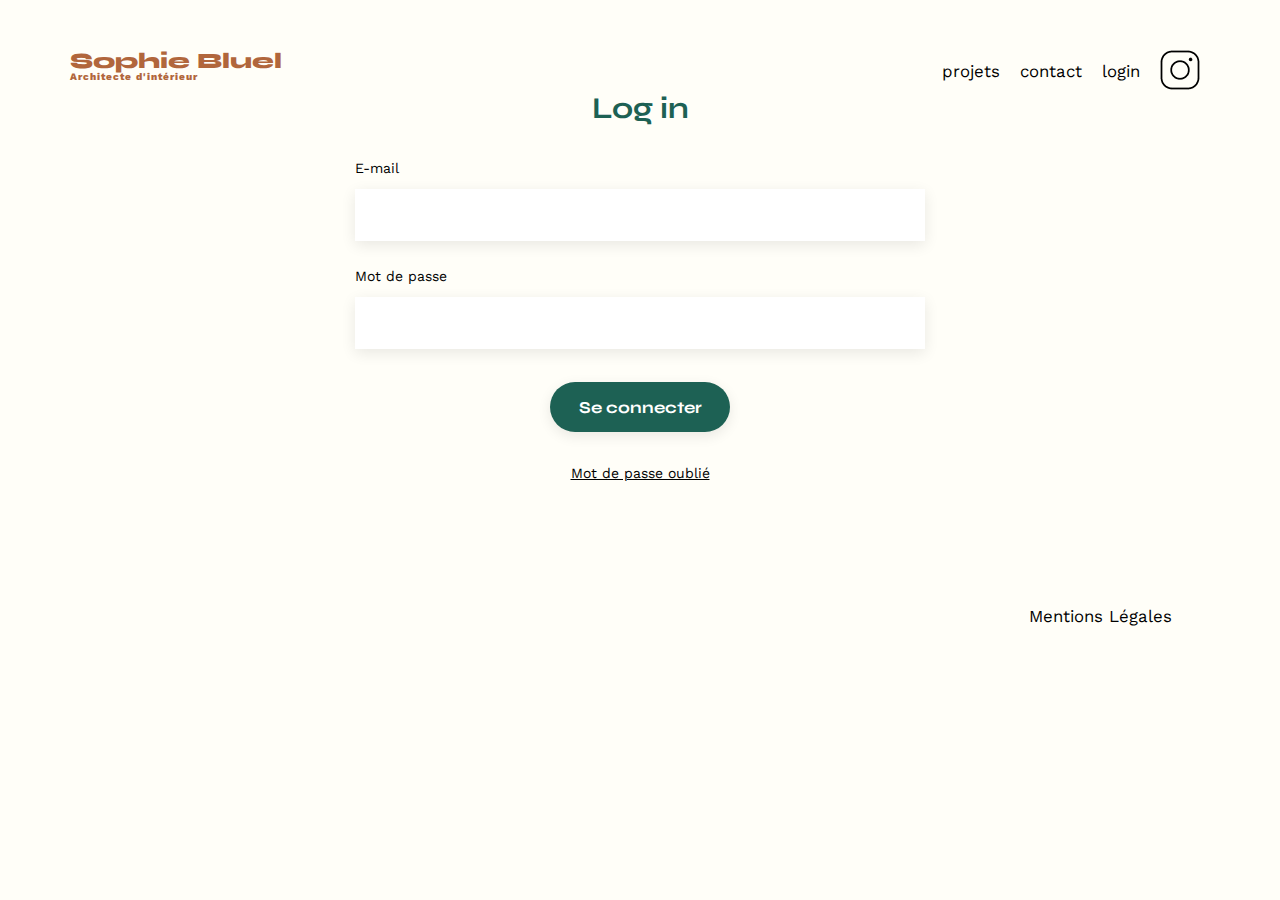
<file: views/login.html>
<!DOCTYPE html>
<html lang="fr">
    <head>
        <meta charset="UTF-8">
        <title>Sophie Bluel - Architecte d'intérieur</title>
        <meta name="viewport" content="width=device-width, initial-scale=1.0">
        <link rel="preconnect" href="https://fonts.googleapis.com">
        <link rel="preconnect" href="https://fonts.gstatic.com" crossorigin>
        <link href="https://fonts.googleapis.com/css2?family=Syne:wght@700;800&family=Work+Sans&display=swap" rel="stylesheet">
        <meta name="description" content="">
        <link rel="stylesheet" href="../assets/style.css">
    </head>
    <body>
        <header>
            <h1>Sophie Bluel <span>Architecte d'intérieur</span></h1>
            <nav>
                <ul>
                    <li><a href="../index.html#portfolio" class="menu">projets</a></li>
                    <li><a href="../index.html#contact" class="menu">contact</a></li>
                    <li><a href="login.html" class="menu">login</a></li>
                    <li><img src="../assets/icons/instagram.png" alt="Instagram"></li>
                </ul>
            </nav>
        </header>

        <main>
            <section method="POST" id="login">
                <h2>Log in</h2>
                <form id="login_form">
                    <label for="email">E-mail</label>
                    <input type="email" name="email" id="email" required>
                    <label for="password">Mot de passe</label>
                    <input type="password" name="password" id="password" required>
                    <input type="submit" value="Se connecter" id="login_submit">
                    <a href="#">Mot de passe oublié</a>
                </form>
            </section>
        </main>
        
        <footer>
            <nav>
                <ul>
                    <li>Mentions Légales</li>
                </ul>
            </nav>
        </footer>
        <script src="./login.js"></script>
    </body>
</html>
</file>
<file: assets/style.css>
/* http://meyerweb.com/eric/tools/css/reset/
   v2.0 | 20110126
   License: none (public domain)
*/

html, body, div, span, applet, object, iframe,
h1, h2, h3, h4, h5, h6, p, blockquote, pre,
a, abbr, acronym, address, big, cite, code,
del, dfn, em, img, ins, kbd, q, s, samp,
small, strike, strong, sub, sup, tt, var,
b, u, i, center,
dl, dt, dd, ol, ul, li,
fieldset, form, label, legend,
table, caption, tbody, tfoot, thead, tr, th, td,
article, aside, canvas, details, embed,
figure, figcaption, footer, header, hgroup,
menu, nav, output, ruby, section, summary,
time, mark, audio, video {
	margin: 0;
	padding: 0;
	border: 0;
	font-size: 100%;
	font: inherit;
	vertical-align: baseline;
}
/* HTML5 display-role reset for older browsers */
article, aside, details, figcaption, figure,
footer, header, hgroup, menu, nav, section {
	display: block;
}
html{
	background-color: #FFFEF8;
}
body {
	line-height: 1;
}
ol, ul {
	list-style: none;
}
blockquote, q {
	quotes: none;
}
blockquote:before, blockquote:after,
q:before, q:after {
	content: '';
	content: none;
}
table {
	border-collapse: collapse;
	border-spacing: 0;
}
/** end reset css**/
header, main, footer, .edition-mode {
	max-width: 1140px;
	margin:auto;
	font-family: 'Work Sans' ;
	font-size: 14px;
}

.edition-mode{
	font-size: 16px;
}

.admin-header{
	background-color: black;
	color: white;
	text-align: center;
	padding: 20px;
}

.admin-header p{
	display: inline;
	margin-left: 10px;
}

header {
	display: flex;
	justify-content: space-between;
	margin-top: 50px;
}
section {
	margin: 50px 0
}

h1{
	display: flex;
	flex-direction: column;
	font-family: 'Syne';
	font-size: 22px;
	font-weight: 800;
	color: #B1663C
}

h1 > span {
	font-family: 'Work Sans';
	font-size:10px;
	letter-spacing: 0.1em;
;
}

.menu{
	text-decoration: none;
	color: black;
}

.menu:hover{
	color: #B1663C;
}

h2{
	font-family: 'Syne';
	font-weight: 700;
	font-size: 30px;
	color: #1D6154
}
nav ul {
	display: flex;
	align-items: center;
	list-style-type: none;

}
nav li {
	padding: 0 10px;
	font-size: 1.2em;
}

li:hover {
	color: #B1663C;
}
#introduction {
	display: flex;
	align-items: center;
}
#introduction figure {
	flex: 1
}
#introduction img {
	display: block;
	margin: auto;
	width: 80%;
}

#introduction article {
	flex: 1
}
#introduction h2 {
	margin-bottom: 1em;
}

#introduction p {
	margin-bottom: 0.5em;
}
#portfolio h2 {
	text-align: center;
	margin-bottom: 1em;
}

.mes-projets-title{
	display: flex;
    justify-content: center; 
    align-items: center; 
}

.mes-projets-title h2{
	display: inline;
	margin-top: 30px;
	margin-right: 30px;
}

.color-black{
	text-decoration: none;
	color: black;
}

.modal{
	position: fixed;
	display: flex;
	align-items: center;
	justify-content: center;
	top: 0;
	left: 0;
	width: 100%;
	height: 100%;
	background: rgba(0, 0, 0, 0.8);
	z-index: 5;
}

.modal1-title{
	padding-top: 65px;
	font-family: 'Work Sans';
	color: black;
}

.modal-wrapper{
	background-color: #fff;
	width: 631px;
	height: 690px;
	max-width: calc(100vw - 20px);
}

.modal-close{
	display: flex;
	align-items: center;
	justify-content: right;
	margin-top: 15px;
	margin-right: 15px;
}

.modal-close button{
	border: none;
	background-color: #fff;
}

.modal2-close{
	display: flex;
	align-items: center;
	justify-content: space-between;
	margin-top: 15px;
	margin-right: 15px;
	margin-left: 15px;
}

.modal2-close button{
	border: none;
	background-color: #fff;
}

#file{
	display: none;
}

#modal-form{
	margin-left: 100px;
	margin-right: 100px;
}

.upload-image{
	background-color: #E8F1F6;
	display: flex;
	flex-direction: column;
	padding: 15px 80px;
	align-items: center;
	margin-bottom: 15px;
}

#upload-image{
	background-color: #E8F1F6;
	display: flex;
	padding: 0px 80px;
	margin-bottom: 15px;
	align-items: center;
	flex-direction: column;
}

#upload-image img{
	max-width: 100%;
	padding: 0px;
	margin: 0px;
}

.modal2-title{
	padding-top: 30px;
	font-family: 'Work Sans';
	color: black;
}

.form-title, .form-category{
	font-size: 18px;
	color: #3D3D3D;
	font-weight: 700;
}

.form-select, .form-input{
	margin-top: 7px;
	margin-bottom: 15px;
	width: 100%;
	height: 45px;
	box-shadow: 0px 4px 14px 0px #00000017;
	border: none;
}

.invalid-form-submit{
	background-color: #A7A7A7;
	color: #FFFFFF;
	font-size: 14px;
	border-radius: 60px;
	padding: 10px 100px;
	border: none;
}

.valid-form-submit{
	background-color: #1D6154;
	color: #FFFFFF;
	font-size: 14px;
	border-radius: 60px;
	padding: 10px 100px;
	border: none;
}

.form-logo{
	margin-bottom: 10px;
}

.form-decoration{
	display: flex;
	align-items: center;
	justify-content: center;
	margin-top: 30px;
	padding-top: 30px;
	border-top: 1px solid #B3B3B3;
}

.upload-image .button{
	background-color: #CBD6DC;
	border-radius: 50px;
	border: none;
	width: 150px;
	padding: 10px;
	color: #306685;
	text-align: center;
}

#modal-gallery{
	display: flex;
	justify-content: left;
	flex-wrap: wrap;
	overflow: auto;
	border-bottom: 1px solid #B3B3B3;
	margin-left: 105px;
	margin-right: 105px;
	padding-bottom: 40px;
}

.modal-images{
	position: relative;
}

.fa-trash-can{
	color: white;
	background-color: black;
	padding: 10px 5px 8px 5px;
	position: absolute;
	top: 6px;
	right: 6px;
}

.modal img{
	max-width: 80px;
	max-height: 140px;
	padding: 2px;
	padding-bottom: 20px;
}

.add-image{
	color: #FFFEF8;
	background-color: #1D6154;
	border: 1px solid #1D6154;
	border-radius: 60px;
	font-size: 19px;
	padding: 7px 40px 7px 40px;
}

.add-image-container{
	display: flex;
	justify-content: center;
	margin-top: 40px;
}

.categories{
	display: flex;
	justify-content: center;
	padding: 20px 0px 60px 0px;
}
.categories button{
	color: #1D6154;
	background-color: #FFFEF8;
	border: 1px solid #1D6154;
	border-radius: 60px;
	font-size: 19px;
	padding: 7px 20px 7px 20px;
	margin: 0px 5px;
}

.categories button:hover{
	color: #FFFEF8;
	background-color: #1D6154;
}

.gallery {
	width: 100%;
	display: grid;
	grid-template-columns: 1fr 1fr 1fr;
	grid-column-gap: 20px;
	grid-row-gap: 20px;
}

.gallery img {
	width: 100%;

}
#contact, #login {
	width: 50%;
	margin: auto;
}
#contact > *, #login > * {
	text-align: center;

}
#contact h2{
	margin-bottom: 20px;
}
#contact form{
	text-align: left;
	margin-top:30px;
	display: flex;
	flex-direction: column;
}

#login form {
	text-align: left;
	margin-top:10px;
	display: flex;
	flex-direction: column;
}

#contact input, #login input {
	height: 50px;
	font-size: 1.2em;
	border: none;
	box-shadow: 0px 4px 14px rgba(0, 0, 0, 0.09);
}
#contact label, #login label{
	margin: 2em 0 1em 0;
}
#contact textarea {
	border: none;
	box-shadow: 0px 4px 14px rgba(0, 0, 0, 0.09);
}

input[type="submit"]{
	font-family: 'Syne';
	font-weight: 700;
	color: white;
	background-color: #1D6154;
	margin : 2em auto ;
	width: 180px;
	text-align: center;
	border-radius: 60px ;
}

footer nav ul {
	display: flex;
	justify-content: flex-end;
	margin: 2em
}

#login a{
	color: black;
	text-align: center;
	margin-bottom: 100px;
}

.hidden{
	display: none;
}
</file>
